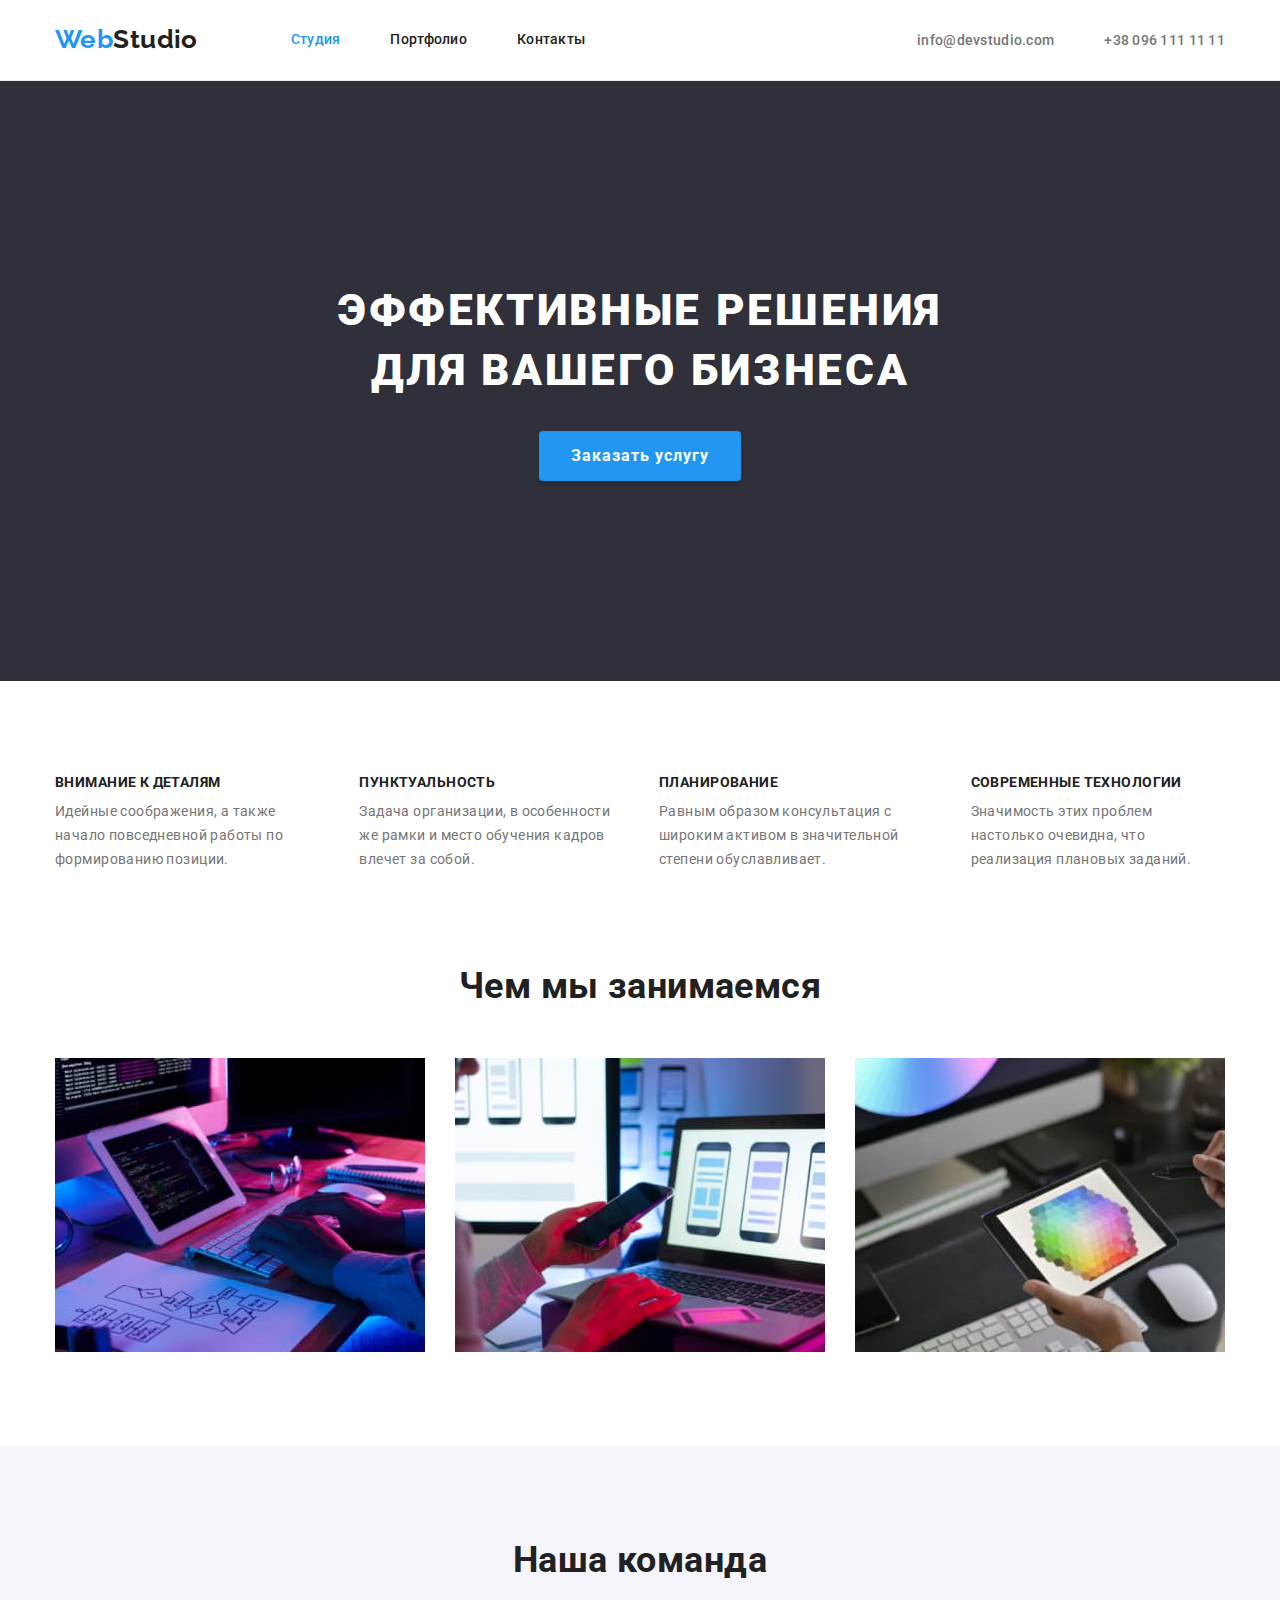
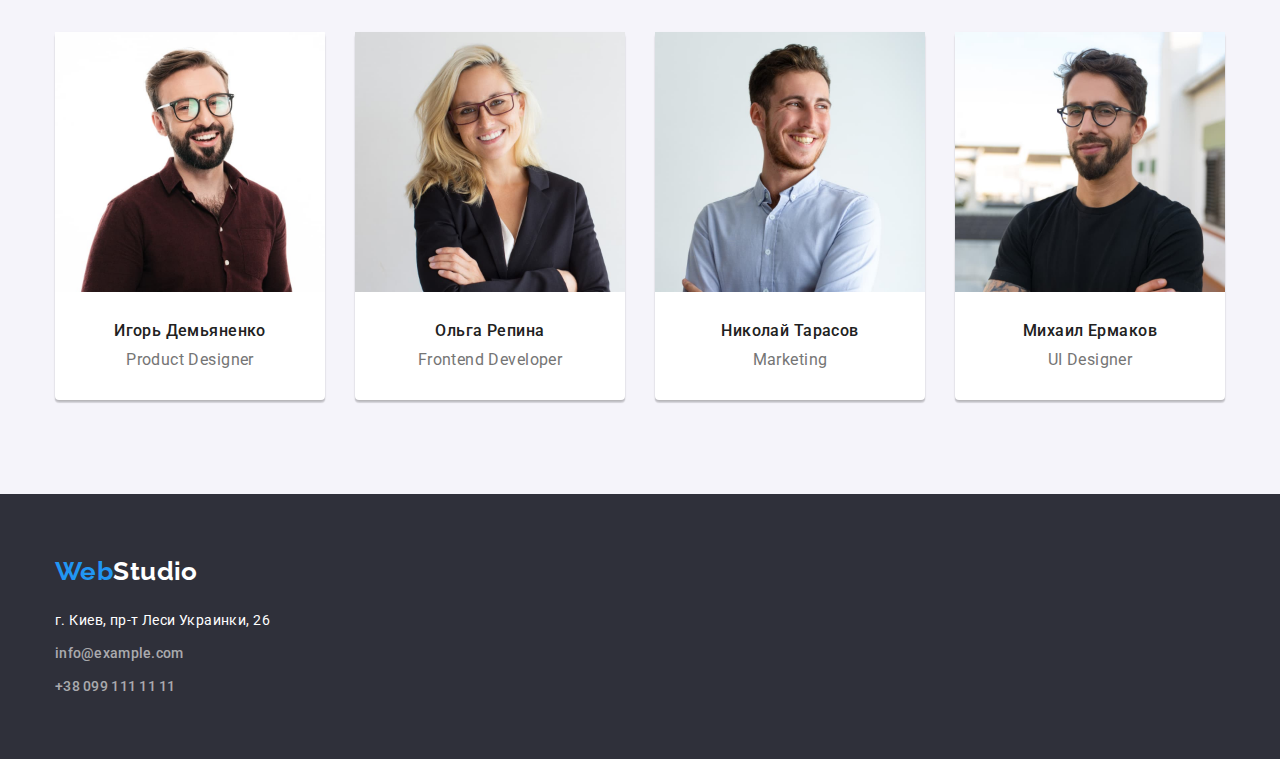
<file: index.html>
<!DOCTYPE html>
<html lang="ru">
  <head>
    <meta charset="UTF-8" />
    <meta http-equiv="X-UA-Compatible" content="IE=edge" />
    <meta name="viewport" content="width=device-width, initial-scale=1.0" />
    <title>Студия</title>
    <link rel="preconnect" href="https://fonts.googleapis.com" />
    <link rel="preconnect" href="https://fonts.gstatic.com" crossorigin />
    <link
      href="https://fonts.googleapis.com/css2?family=Raleway:wght@700&family=Roboto:wght@400;500;700;900&display=swap"
      rel="stylesheet"
    />
    <link
    rel="stylesheet"
    href="https://cdnjs.cloudflare.com/ajax/libs/modern-normalize/1.1.0/modern-normalize.min.css"
  />
    <link rel="stylesheet" href="./css/styles.css" />
  </head>
  <body>
    <header class="header">
    <div class="container-header container">
      
        <a class="logo" href="./index.html"
        >Web<span class="dark-theme">Studio</span></a
      >
        <nav class="navigation">
          <ul class="navigation-list">
          <li class="navigation-item">
            <a class="navigation-link current" href="./index.html">Студия</a>
          </li>
          <li class="navigation-item">
            <a class="navigation-link" href="./portfolio.html">Портфолио</a>
          </li>
          <li class="navigation-item">
            <a class="navigation-link" href="">Контакты</a>
          </li>
        </ul>
      </nav>
      <ul class="contacts-list">
        <li class="contacts-item">
          <a class="contacts-link" href="mailto:info@devstudio.com"
            >info@devstudio.com</a
          >
        </li>
        <li class="contacts-item">
          <a class="contacts-link" href="tel:+380961111111"
            >+38 096 111 11 11</a
          >
        </li>
      </ul>
       </div>
    </header>
    <main>
      <!--Герой-->
      <section class="section-hero">
        <div class="container">
          <h1 class="title-hero">Эффективные решения для вашего бизнеса</h1>
          <button class="button-hero" type="button">Заказать услугу</button>
        </div>
      </section>
      <!--Особенности работы-->
      <section class="section section-work">
        <div class="container">
          <h2 class="visually-hidden">Особенности работы</h2>
          <ul class="peculiarities-list">
            <li class="peculiarities-item">
              <h3 class="peculiarities-title">Внимание к деталям</h3>
              <p class="peculiarities-text">
                Идейные соображения, а также начало повседневной работы по
                формированию позиции.
              </p>
            </li>
            <li class="peculiarities-item">
              <h3 class="peculiarities-title">Пунктуальность</h3>
              <p class="peculiarities-text">
                Задача организации, в особенности же рамки и место обучения
                кадров влечет за собой.
              </p>
            </li>
            <li class="peculiarities-item">
              <h3 class="peculiarities-title">Планирование</h3>
              <p class="peculiarities-text">
                Равным образом консультация с широким активом в значительной
                степени обуславливает.
              </p>
            </li>
            <li class="peculiarities-item">
              <h3 class="peculiarities-title">Современные технологии</h3>
              <p class="peculiarities-text">
                Значимость этих проблем настолько очевидна, что реализация
                плановых заданий.
              </p>
            </li>
          </ul>
        </div>
      </section>
      <!--Чем мы занимаемся-->
      <section class="section">
        <div class="container">
          <h2 class="work-title">Чем мы занимаемся</h2>
          <ul class="work-list">
            <li class="work-item">
              <img
                src="images/img.jpg"
                alt="блок-схема и монитор"
                width="370"
              />
            </li>
            <li class="work-item">
              <img src="images/img1.jpg" alt="смартфон в руке" width="370" />
            </li>
            <li class="work-item">
              <img
                src="images/img2.jpg"
                alt="планшет с изображением палитры цветов"
                width="370"
              />
            </li>
          </ul>
        </div>
      </section>
      <!--Наша команда-->
      <section class="section section-team">
        <div class="container">
          <h2 class="team-title">Наша команда</h2>
          <ul class="team-list">
            <li class="team-item">
              <img
                src="images/p-designer.jpg"
                alt="Игорь Демьяненко"
                width="270"
              />
              <div class="sign">
              <h3 class="team-member">Игорь Демьяненко</h3>
              <p class="team-text">Product Designer</p>
              </div>
            </li>
            <li class="team-item">
              <img
                src="images/fe-developer.jpg"
                alt="Ольга Репина"
                width="270"
              />
              <div class="sign">
              <h3 class="team-member">Ольга Репина</h3>
              <p class="team-text">Frontend Developer</p>
              </div>
            </li>
            <li class="team-item">
              <img
                src="images/marketing.jpg"
                alt="Николай Тарасов"
                width="270"
              />
              <div class="sign">
              <h3 class="team-member">Николай Тарасов</h3>
              <p class="team-text">Marketing</p>
              </div>
            </li>
            <li class="team-item">
              <img
                src="images/ui-designer.jpg"
                alt="Михаил Ермаков"
                width="270"
              />
              <div class="sign">
              <h3 class="team-member">Михаил Ермаков</h3>
              <p class="team-text">UI Designer</p>
              </div>
            </li>
          </ul>
        </div>
      </section>
    </main>
    <!--Подвал-->
    <footer>
      <div class="container">
        <a class="logo" href="./index.html"
          >Web<span class="white-theme">Studio</span></a
        >
        <address class="address">
          <ul class="address-list">
            <li class="address-item">
              <a>г. Киев, пр-т Леси Украинки, 26</a>
            </li>
            <li class="address-item">
              <a class="address-link" href="mailto:info@example.com"
                >info@example.com</a
              >
            </li>
            <li class="address-item">
              <a class="address-link" href="tel:+380991111111"
                >+38 099 111 11 11</a
              >
            </li>
          </ul>
        </address>
      </div>
    </footer>
  </body>
</html>
</file>
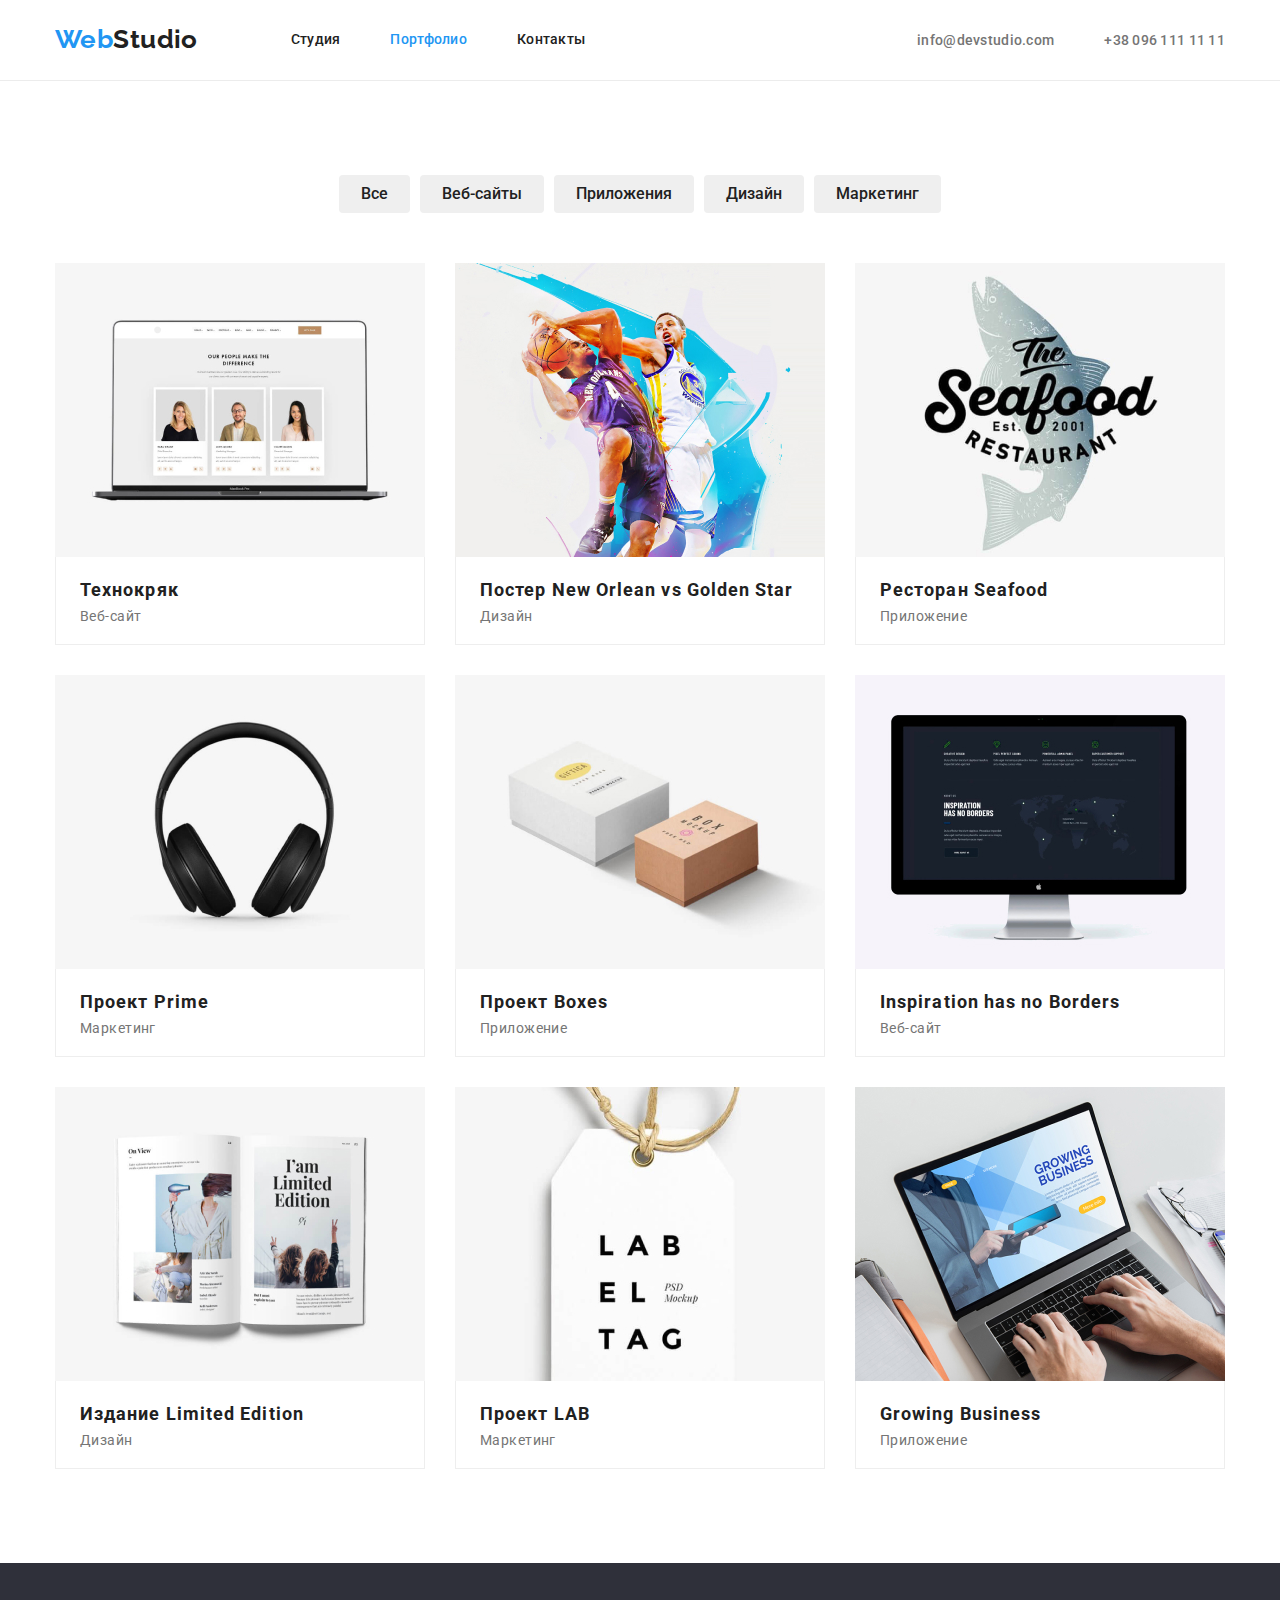
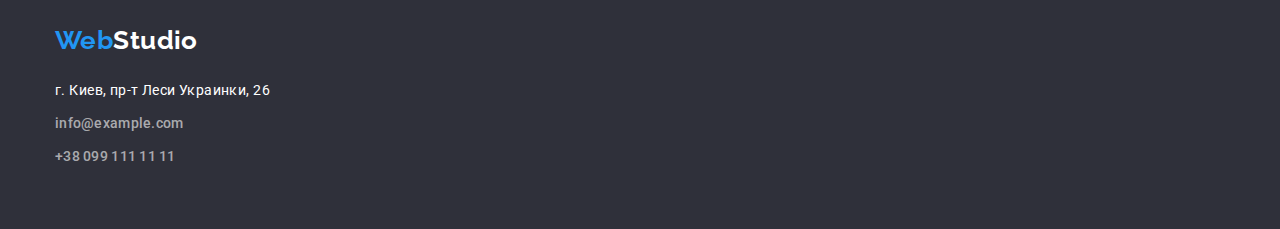
<file: portfolio.html>
<!DOCTYPE html>
<html lang="ru">
  <head>
    <meta charset="UTF-8" />
    <meta http-equiv="X-UA-Compatible" content="IE=edge" />
    <meta name="viewport" content="width=device-width, initial-scale=1.0" />
    <title>Портфолио</title>
    <link rel="preconnect" href="https://fonts.googleapis.com" />
    <link rel="preconnect" href="https://fonts.gstatic.com" crossorigin />
    <link
      href="https://fonts.googleapis.com/css2?family=Raleway:wght@700&family=Roboto:wght@400;500;700;900&display=swap"
      rel="stylesheet"
    />
    <link
      rel="stylesheet"
      href="https://cdnjs.cloudflare.com/ajax/libs/modern-normalize/1.1.0/modern-normalize.min.css"
    />
    <link rel="stylesheet" href="./css/styles.css" />
  </head>

  <body>
    <header class="header">
      <div class="container-header container">
        <a class="logo" href="./index.html"
          >Web<span class="dark-theme">Studio</span></a
        >
        <nav class="navigation">
          <ul class="navigation-list">
            <li class="navigation-item">
              <a class="navigation-link" href="./index.html">Студия</a>
            </li>
            <li class="navigation-item">
              <a class="navigation-link current" href="./portfolio.html">Портфолио</a>
            </li>
            <li class="navigation-item">
              <a class="navigation-link" href="">Контакты</a>
            </li>
          </ul>
        </nav>
        <ul class="contacts-list">
          <li class="contacts-item">
            <a class="contacts-link" href="mailto:info@devstudio.com"
              >info@devstudio.com</a
            >
          </li>
          <li class="contacts-item">
            <a class="contacts-link" href="tel:+380961111111"
              >+38 096 111 11 11</a
            >
          </li>
        </ul>
      </div>
    </header>
    <main>
      <section class="section">
      <div class="container">
        <h1 class="visually-hidden">Портфолио</h1>
        <ul class="filter-list">
          <li class="filter-item">
            <button class="filter" type="button">Все</button>
          </li>
          <li class="filter-item">
            <button class="filter" type="button">Веб-сайты</button>
          </li>
          <li class="filter-item">
            <button class="filter" type="button">Приложения</button>
          </li>
          <li class="filter-item">
            <button class="filter" type="button">Дизайн</button>
          </li>
          <li class="filter-item">
            <button class="filter" type="button">Маркетинг</button>
          </li>
        </ul>
        <ul class="projects">
          <li class="projects-item">
            <img src="images/notebook.jpg" alt="Веб-сайт" width="370" />
             <div class="sign-projects">
            <h2 class="projects-title">Технокряк</h2>
            <p class="projects-text">Веб-сайт</p>
              </div>
          </li>
          <li class="projects-item">
            <img
              src="images/poster.jpg"
              alt="Постер New Orlean vs Golden Star"
              width="370"
            />
            <div class="sign-projects">
            <h2 class="projects-title">Постер New Orlean vs Golden Star</h2>
            <p class="projects-text">Дизайн</p>
              </div>
          </li>
          <li class="projects-item">
            <img
              src="images/restaurant.jpg"
              alt="Эмблема ресторана"
              width="370"
            />
            <div class="sign-projects">
            <h2 class="projects-title">Ресторан Seafood</h2>
            <p class="projects-text">Приложение</p>
              </div>
          </li>
          <li class="projects-item">
            <img src="images/headphones.jpg" alt="Наушники" width="370" />
            <div class="sign-projects">
            <h2 class="projects-title">Проект Prime</h2>
            <p class="projects-text">Маркетинг</p>
              </div>
          </li>
          <li class="projects-item">
            <img src="images/boxes.jpg" alt="Кубики" width="370" />
            <div class="sign-projects">
            <h2 class="projects-title">Проект Boxes</h2>
            <p class="projects-text">Приложение</p>
              </div>
          </li>
          <li class="projects-item">
            <img src="images/monitor.jpg" alt="Монитор" width="370" />
            <div class="sign-projects">
            <h2 class="projects-title">Inspiration has no Borders</h2>
            <p class="projects-text">Веб-сайт</p>
              </div>
          </li>
          <li class="projects-item">
            <img src="images/book.jpg" alt="Книга" width="370" />
            <div class="sign-projects">
            <h2 class="projects-title">Издание Limited Edition</h2>
            <p class="projects-text">Дизайн</p>
              </div>
          </li>
          <li class="projects-item">
            <img
              src="images/progect-lab.jpg"
              alt="Эмблема проекта LAB"
              width="370"
            />
            <div class="sign-projects">
            <h2 class="projects-title">Проект LAB</h2>
            <p class="projects-text">Маркетинг</p>
              </div>
          </li>
          <li class="projects-item">
            <img
              src="images/growing-business.jpg"
              alt="Ноутбук с изображением приложения"
              width="370"
            />
            <div class="sign-projects">
            <h2 class="projects-title">Growing Business</h2>
            <p class="projects-text">Приложение</p>
            </div>
          </li>
        </ul>
        </div>
      </section>
    </main>
    <!--Подвал-->
    <footer>
      <div class="container footer">
        <a class="logo" href="./index.html"
          >Web<span class="white-theme">Studio</span></a
        >
        <address class="address">
          <ul class="address-list">
            <li class="address-item">
              <a>г. Киев, пр-т Леси Украинки, 26</a>
            </li>
            <li class="address-item">
              <a class="address-link" href="mailto:info@example.com"
                >info@example.com</a
              >
            </li>
            <li class="address-item">
              <a class="address-link" href="tel:+380991111111"
                >+38 099 111 11 11</a
              >
            </li>
          </ul>
        </address>
      </div>
    </footer>
  </body>
</html>
</file>
<file: css/styles.css>
:root {
  --secondary-color: #212121;
  --primary-color: #757575;
  --accent-color: #2196f3;
  --white-color: #ffffff;
  --top-line-bg: #ffffff;
}

body {
  font-family: Roboto, sans-serif;
  letter-spacing: 0.03em;
  font-size: 14px;
  /*width: 1600px;*/
  margin: 0 auto;
}

h1,
h2,
h3,
p,
ul {
  margin: 0;
}

ul {
  padding: 0;
  list-style: none;
}

a {
  text-decoration: none;
}
img {
  display: block;
  max-width: 100%;
  height: auto;
}

/*list-style*/
.navigation-item,
.contacts-item,
.address-item,
.peculiarities-item,
.projects-item,
.team-item,
.work-item,
.filter-item {
  list-style: none;
}

/*logo*/
.logo,
.dark-theme,
.white-theme {
  font-family: Raleway;
  font-weight: 700;
  font-size: 26px;
  line-height: 1.38;
  text-decoration: none;
}

.logo {
  color: var(--accent-color);
}

.dark-theme {
  color: var(--secondary-color);
}

.white-theme {
  color: var(--white-color);
}
/*link*/
.address-link,
.contacts-link,
.navigation-link {
  font-weight: 500;
  line-height: 1.14;
  letter-spacing: 0.02em;
  text-decoration: none;
}
.navigation-link.current {
  color: var(--accent-color);
}

.navigation-link {
  padding: 32px 0;
  color: var(--secondary-color);
  display: block;
}
.contacts-link {
  color: var(--primary-color);
}
.address-link {
  color: rgba(255, 255, 255, 0.6);
}
.address {
  font-style: normal;
  font-weight: 400;
  line-height: 1.71;
  text-decoration: none;
  margin-top: 20px;
  color: var(--white-color);
}
.address-item:hover,
.address-link:hover,
.navigation-link:focus,
.navigation-link:hover,
.contacts-link:focus,
.contacts-link:hover {
  color: var(--accent-color);
}

.title-hero {
  font-weight: 900;
  font-size: 44px;
  line-height: 1.36;
  letter-spacing: 0.06em;
  text-transform: uppercase;
  width: 696px;
  margin: 0 auto;
  text-align: center;
  color: var(--white-color);
}

.button-hero {
  font-weight: 700;
  font-size: 16px;
  line-height: 1.87;
  align-items: center;
  text-align: center;
  letter-spacing: 0.06em;
  cursor: pointer;
  min-width: 200px;
  margin: 0 auto;
  margin-top: 30px;
  padding: 10px 29px;
  display: block;
  padding: 10px 32px;
  box-shadow: 0px 4px 4px rgba(0, 0, 0, 0.15);
  border: none;
  border-radius: 4px;
  color: var(--white-color);
  background-color: var(--accent-color);
}

.peculiarities-title {
  font-weight: 700;
  font-size: 14px;
  line-height: 1.14;
  text-transform: uppercase;
  color: var(--secondary-color);
}

.peculiarities-text,
.team-text,
.projects-text {
  color: var(--primary-color);
}

/*visible h2*/
.team-title,
.work-title {
  font-weight: 700;
  font-size: 36px;
  line-height: 1.16;
  color: var(--secondary-color);
}

.peculiarities-text {
  font-size: 14px;
  line-height: 1.71;
  letter-spacing: 0.03em;
}

.team-member {
  font-weight: 500;
  font-size: 16px;
  line-height: 1.18;
  color: var(--secondary-color);
}
.team-text {
  font-weight: 400;
  font-size: 16px;
  line-height: 1.18;
}

/*visually-hidden h2*/
.visually-hidden {
  position: absolute;
  clip: rect(0 0 0 0);
  width: 1px;
  height: 1px;
  margin: -1px;
}

.filter {
  font-weight: 500;
  font-size: 16px;
  line-height: 1.62;
  text-align: center;
  border: none;
  border-radius: 4px;
  padding: 6px 22px;
  cursor: pointer;
  color: var(--secondary-color);
  /*box-shadow: 0px 3px 1px rgba(0, 0, 0, 0.1), 0px 1px 2px rgba(0, 0, 0, 0.08),
    0px 2px 2px rgba(0, 0, 0, 0.12);*/
}
.filter:hover,
.filter:focus {
  background-color: var(--accent-color);
  color: var(--white-color);
   box-shadow: 0px 3px 1px rgba(0, 0, 0, 0.1), 0px 1px 2px rgba(0, 0, 0, 0.08),
    0px 2px 2px rgba(0, 0, 0, 0.12);
}

.filter-list {
  display: flex;
  justify-content: center;
}

.projects-title {
  font-size: 18px;
  line-height: 2;
  letter-spacing: 0.06em;
  color: var(--secondary-color);
}

/* bloks*/
.container {
  width: 1200px;
  margin: 0 auto;
  padding: 0 15px;
}
.section {
  padding: 94px 0;
}

.header {
  border-bottom-width: 1px;
  border-bottom-style: solid;
  border-bottom-color: #ececec;
}

.container-header {
  display: flex;
  align-items: center;
}

.navigation {
  margin-left: 93px;
}

.navigation-list {
  display: flex;
}

.navigation-item:not(:last-child) {
  margin-right: 50px;
}

.contacts-list {
  display: flex;
  margin-left: auto;
}

.contacts-item:not(:last-child) {
  margin-right: 50px;
}

.section-hero {
  background-color: #2f303a;
  padding: 200px 0;
}

.peculiarities {
  margin: 0 auto;
}

.peculiarities-list {
  display: flex;
}

.peculiarities-item:not(:last-child) {
  margin-right: 30px;
}

.peculiarities-title {
  box-sizing: content-box;
  margin-bottom: 10px;
}

.section-work {
  padding-bottom: 0;
}

.work-title {
  text-align: center;
}
.work-list {
  margin-top: 50px;
  display: flex;
}

.work-item:not(:last-child) {
  margin-right: 30px;
}

.section-team {
  background: #f5f4fa;
}

.team-title {
  margin: 0;
  text-align: center;
}

.team-list {
  display: flex;
  flex-wrap: wrap;
  margin-top: 50px;
}

.team-member {
  margin-bottom: 10px;
}
.sign {
  padding: 30px 0;
}

.team-item:not(:last-child) {
  margin-right: 30px;
}

.team-item {
  background-color: #ffffff;
  border-radius: 4px;
  box-shadow: 0px 3px 1px rgba(0, 0, 0, 0.1), 0px 1px 2px rgba(0, 0, 0, 0.08),
    0px 2px 2px rgba(0, 0, 0, 0.12);
  text-align: center;
}

footer {
  background-color: #2f303a;
  padding: 60px 0;
}

.address-item:not(:last-child) {
  margin-bottom: 9px;
}


.filter-item:not(:last-child) {
  margin-right: 10px;
}

.projects {
  margin-top: 50px;
  display: flex;
  flex-wrap: wrap;
  align-items: center;
  justify-content: space-between;
}

.projects-item:nth-child(-n + 6) {
  margin-bottom: 30px;
}

.sign-projects {
  margin-top: -5px;
  padding: 20px 24px;
  border-right: 1px solid #eeeeee;
  border-bottom: 1px solid #eeeeee;
  border-left: 1px solid #eeeeee;
  background: #ffffff;
}

.projects-titel {
  margin-bottom: 4px;
}
</file>
